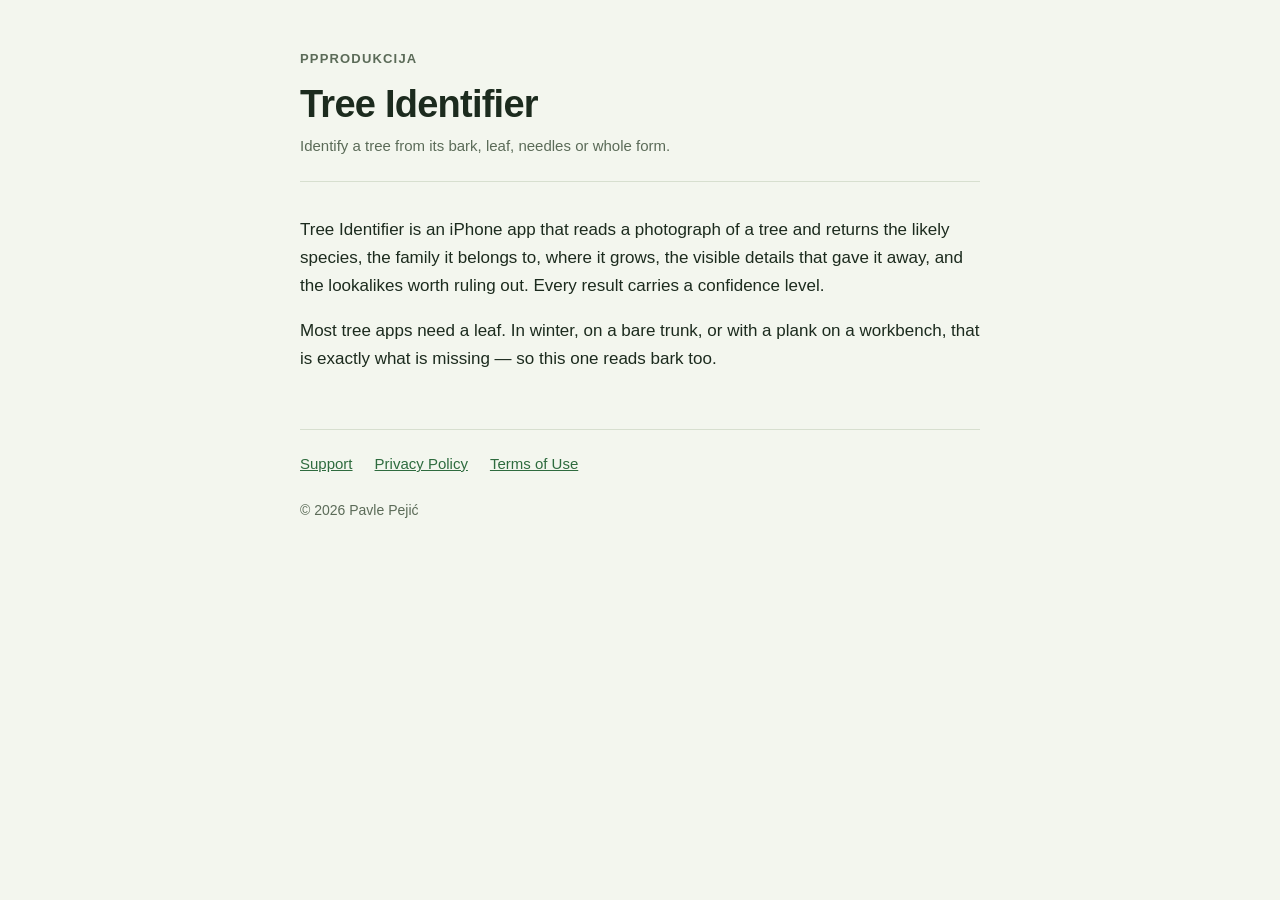
<file: index.html>
<!doctype html>
<html lang="en"><head><meta charset="utf-8"><meta name="viewport" content="width=device-width,initial-scale=1">
<title>Tree Identifier</title><link rel="stylesheet" href="style.css"></head>
<body><div class="wrap">
<header><div class="app">PPProdukcija</div><h1>Tree Identifier</h1>
<p class="eff">Identify a tree from its bark, leaf, needles or whole form.</p></header>
<p>Tree Identifier is an iPhone app that reads a photograph of a tree and returns the likely species, the family it belongs to, where it grows, the visible details that gave it away, and the lookalikes worth ruling out. Every result carries a confidence level.</p>
<p>Most tree apps need a leaf. In winter, on a bare trunk, or with a plank on a workbench, that is exactly what is missing — so this one reads bark too.</p>
<nav><a href="support.html">Support</a><a href="privacy.html">Privacy Policy</a><a href="terms.html">Terms of Use</a></nav>
<footer>© 2026 Pavle Pejić</footer>
</div></body></html>
</file>
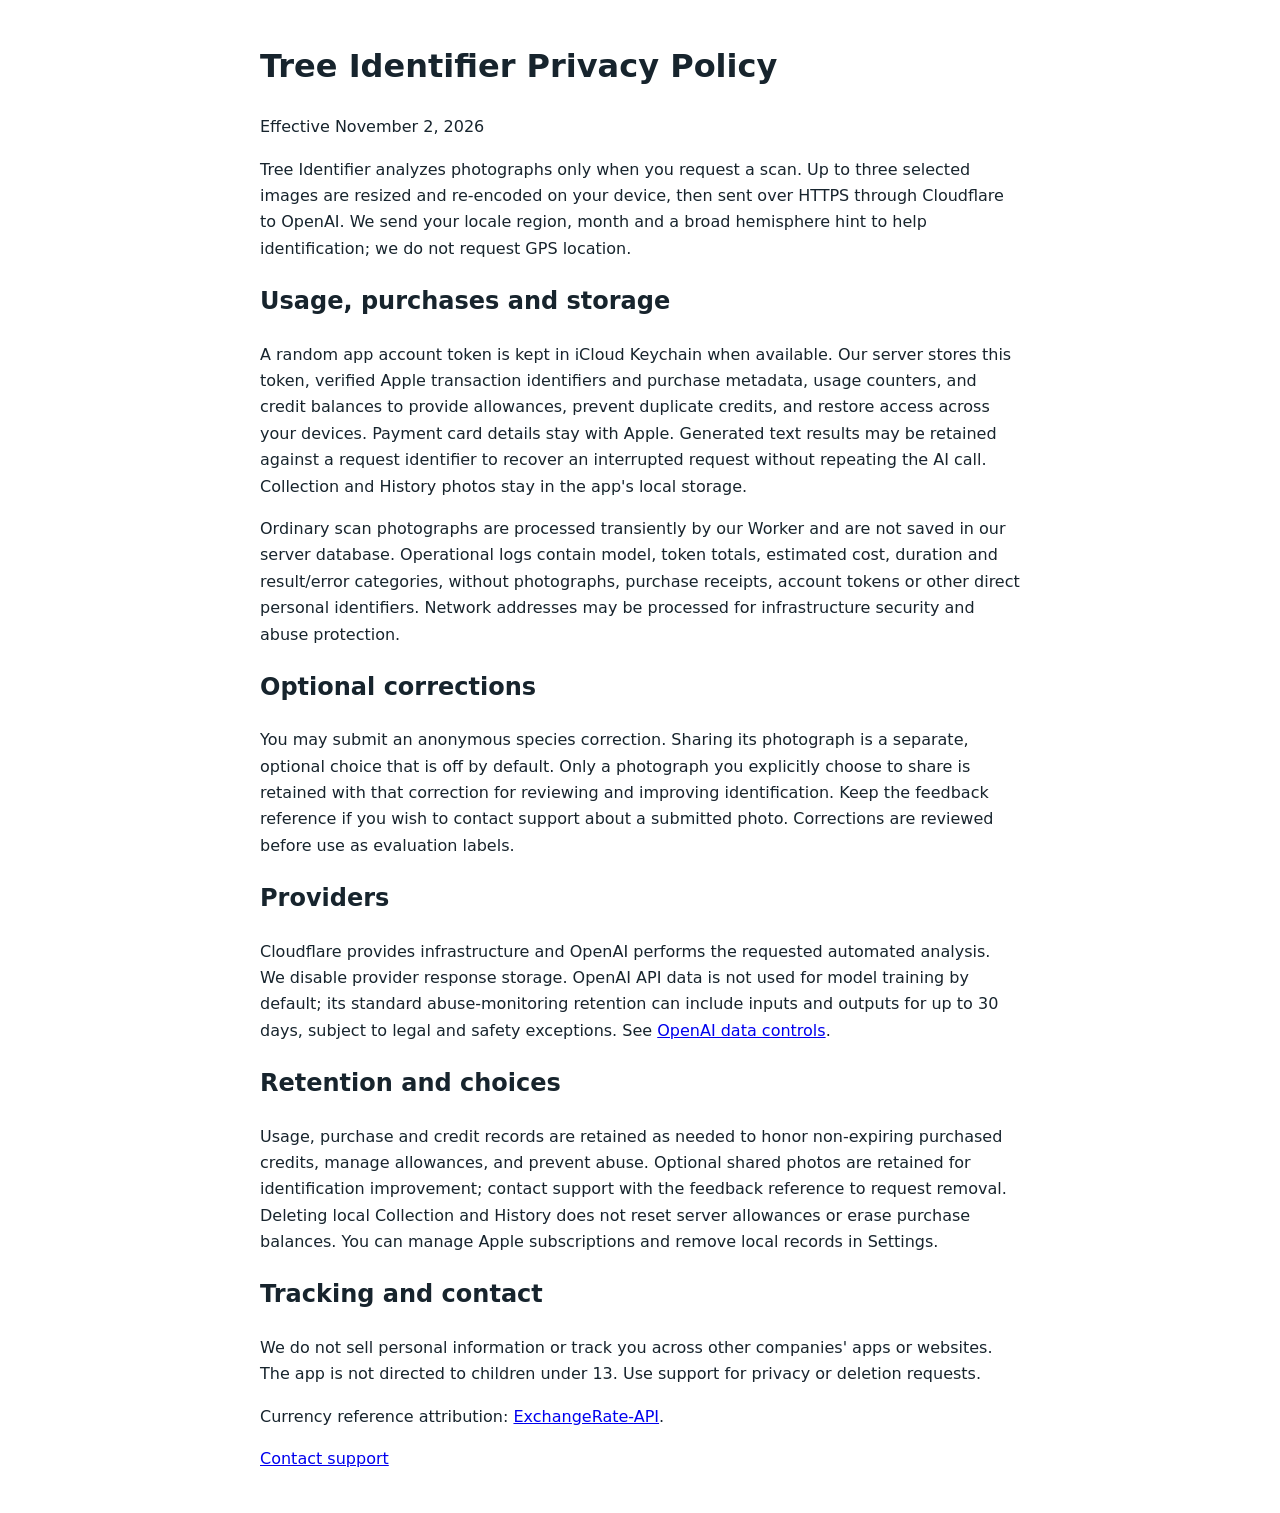
<file: privacy.html>
<!doctype html><html lang="en"><head><meta charset="utf-8"><meta name="viewport" content="width=device-width,initial-scale=1"><title>Tree Identifier Privacy Policy</title></head><body style="font:16px/1.65 system-ui;max-width:760px;margin:40px auto;padding:0 20px;color:#17242d"><h1>Tree Identifier Privacy Policy</h1><p>Effective November 2, 2026</p>
<p>Tree Identifier analyzes photographs only when you request a scan. Up to three selected images are resized and re-encoded on your device, then sent over HTTPS through Cloudflare to OpenAI. We send your locale region, month and a broad hemisphere hint to help identification; we do not request GPS location.</p>
<h2>Usage, purchases and storage</h2><p>A random app account token is kept in iCloud Keychain when available. Our server stores this token, verified Apple transaction identifiers and purchase metadata, usage counters, and credit balances to provide allowances, prevent duplicate credits, and restore access across your devices. Payment card details stay with Apple. Generated text results may be retained against a request identifier to recover an interrupted request without repeating the AI call. Collection and History photos stay in the app's local storage.</p>
<p>Ordinary scan photographs are processed transiently by our Worker and are not saved in our server database. Operational logs contain model, token totals, estimated cost, duration and result/error categories, without photographs, purchase receipts, account tokens or other direct personal identifiers. Network addresses may be processed for infrastructure security and abuse protection.</p>
<h2>Optional corrections</h2><p>You may submit an anonymous species correction. Sharing its photograph is a separate, optional choice that is off by default. Only a photograph you explicitly choose to share is retained with that correction for reviewing and improving identification. Keep the feedback reference if you wish to contact support about a submitted photo. Corrections are reviewed before use as evaluation labels.</p>
<h2>Providers</h2><p>Cloudflare provides infrastructure and OpenAI performs the requested automated analysis. We disable provider response storage. OpenAI API data is not used for model training by default; its standard abuse-monitoring retention can include inputs and outputs for up to 30 days, subject to legal and safety exceptions. See <a href="https://developers.openai.com/api/docs/guides/your-data">OpenAI data controls</a>.</p>
<h2>Retention and choices</h2><p>Usage, purchase and credit records are retained as needed to honor non-expiring purchased credits, manage allowances, and prevent abuse. Optional shared photos are retained for identification improvement; contact support with the feedback reference to request removal. Deleting local Collection and History does not reset server allowances or erase purchase balances. You can manage Apple subscriptions and remove local records in Settings.</p>
<h2>Tracking and contact</h2><p>We do not sell personal information or track you across other companies' apps or websites. The app is not directed to children under 13. Use support for privacy or deletion requests.</p><p>Currency reference attribution: <a href="https://www.exchangerate-api.com">ExchangeRate-API</a>.</p><p><a href="https://ppprodukcija.github.io/tree-identifier-legal/support.html">Contact support</a></p></body></html>
</file>
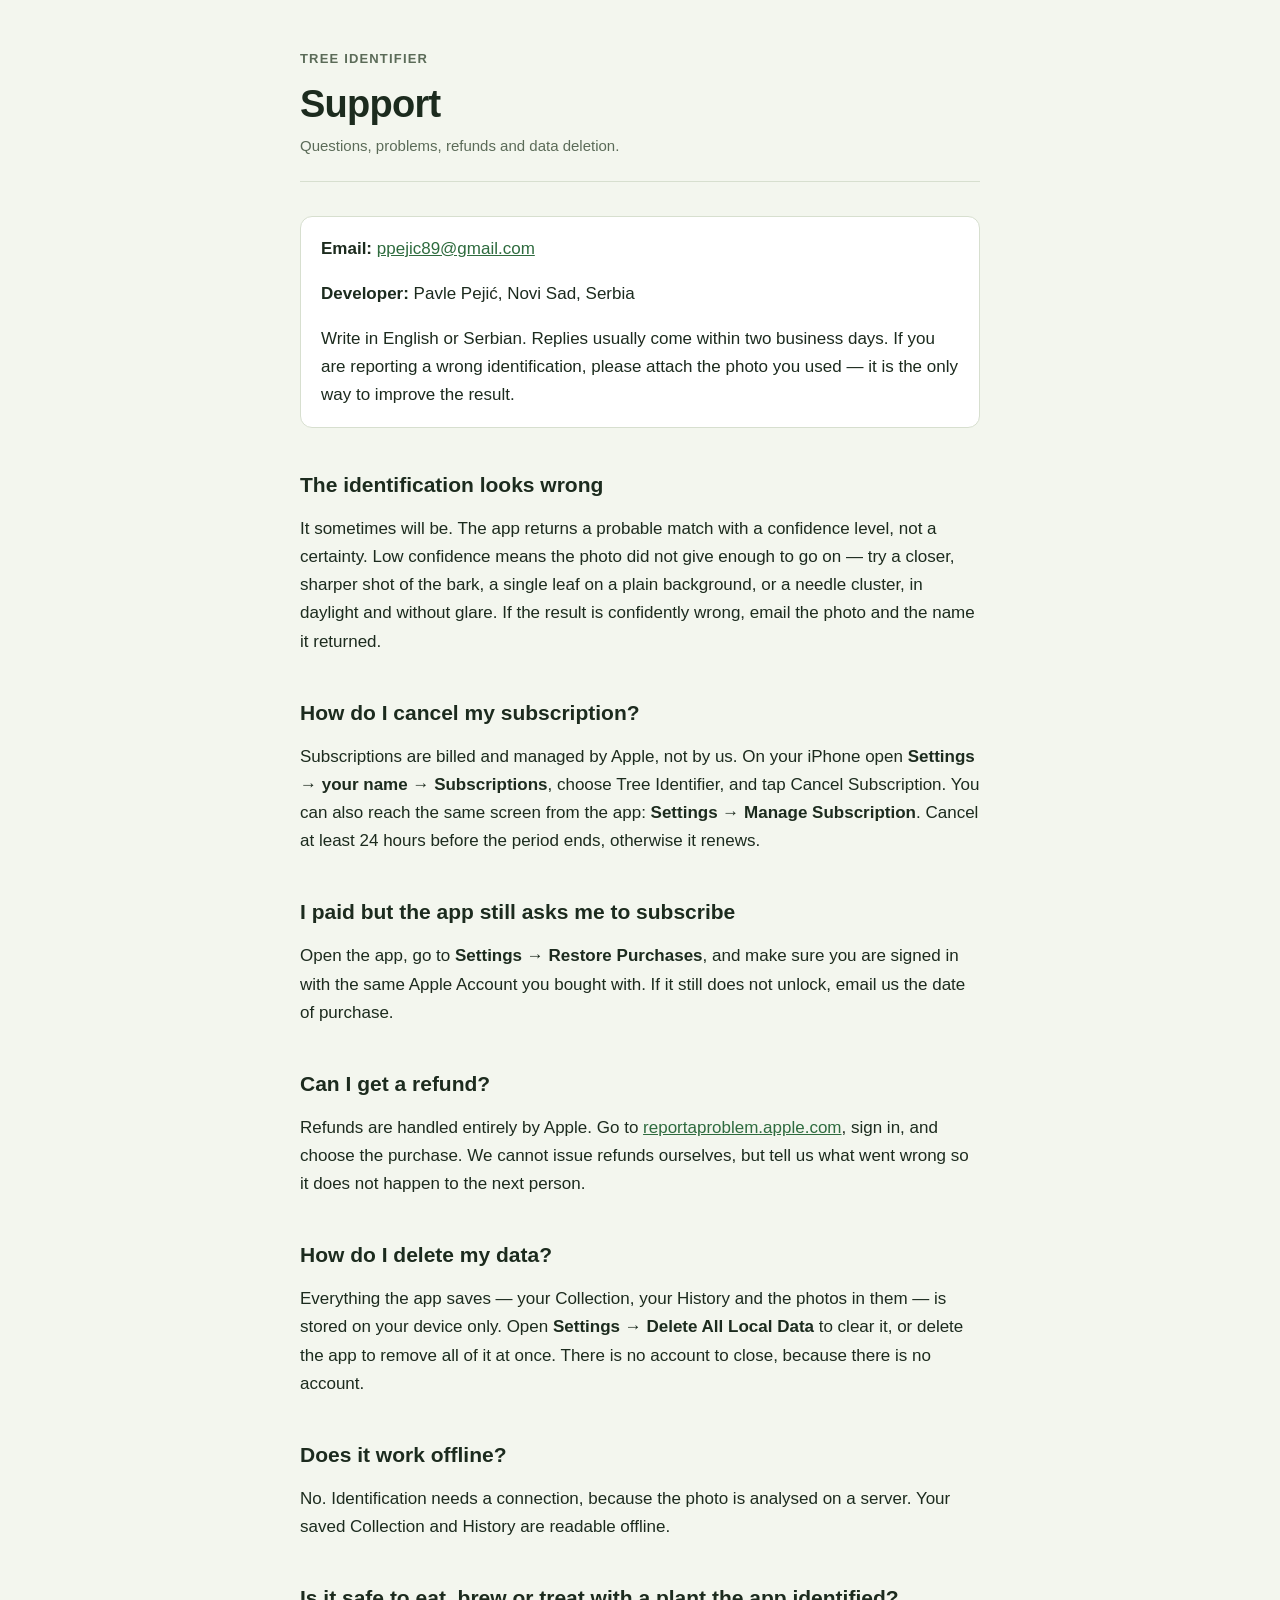
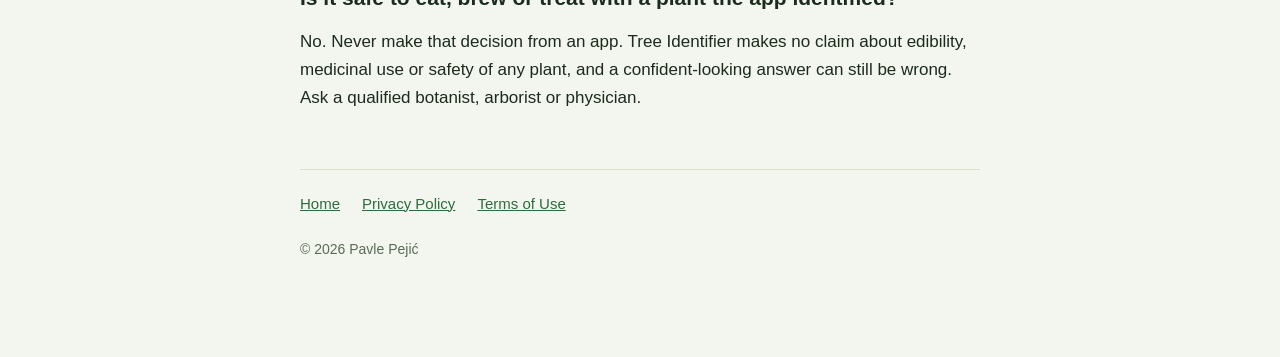
<file: support.html>
<!doctype html>
<html lang="en"><head><meta charset="utf-8"><meta name="viewport" content="width=device-width,initial-scale=1">
<title>Tree Identifier — Support</title><link rel="stylesheet" href="style.css"></head>
<body><div class="wrap">
<header><div class="app">Tree Identifier</div><h1>Support</h1>
<p class="eff">Questions, problems, refunds and data deletion.</p></header>

<div class="card">
<p><strong>Email:</strong> <a href="mailto:ppejic89@gmail.com">ppejic89@gmail.com</a></p>
<p><strong>Developer:</strong> Pavle Pejić, Novi Sad, Serbia</p>
<p>Write in English or Serbian. Replies usually come within two business days. If you are reporting a wrong identification, please attach the photo you used — it is the only way to improve the result.</p>
</div>

<h2>The identification looks wrong</h2>
<p>It sometimes will be. The app returns a probable match with a confidence level, not a certainty. Low confidence means the photo did not give enough to go on — try a closer, sharper shot of the bark, a single leaf on a plain background, or a needle cluster, in daylight and without glare. If the result is confidently wrong, email the photo and the name it returned.</p>

<h2>How do I cancel my subscription?</h2>
<p>Subscriptions are billed and managed by Apple, not by us. On your iPhone open <strong>Settings → your name → Subscriptions</strong>, choose Tree Identifier, and tap Cancel Subscription. You can also reach the same screen from the app: <strong>Settings → Manage Subscription</strong>. Cancel at least 24 hours before the period ends, otherwise it renews.</p>

<h2>I paid but the app still asks me to subscribe</h2>
<p>Open the app, go to <strong>Settings → Restore Purchases</strong>, and make sure you are signed in with the same Apple Account you bought with. If it still does not unlock, email us the date of purchase.</p>

<h2>Can I get a refund?</h2>
<p>Refunds are handled entirely by Apple. Go to <a href="https://reportaproblem.apple.com">reportaproblem.apple.com</a>, sign in, and choose the purchase. We cannot issue refunds ourselves, but tell us what went wrong so it does not happen to the next person.</p>

<h2>How do I delete my data?</h2>
<p>Everything the app saves — your Collection, your History and the photos in them — is stored on your device only. Open <strong>Settings → Delete All Local Data</strong> to clear it, or delete the app to remove all of it at once. There is no account to close, because there is no account.</p>

<h2>Does it work offline?</h2>
<p>No. Identification needs a connection, because the photo is analysed on a server. Your saved Collection and History are readable offline.</p>

<h2>Is it safe to eat, brew or treat with a plant the app identified?</h2>
<p>No. Never make that decision from an app. Tree Identifier makes no claim about edibility, medicinal use or safety of any plant, and a confident-looking answer can still be wrong. Ask a qualified botanist, arborist or physician.</p>

<nav><a href="index.html">Home</a><a href="privacy.html">Privacy Policy</a><a href="terms.html">Terms of Use</a></nav>
<footer>© 2026 Pavle Pejić</footer>
</div></body></html>
</file>
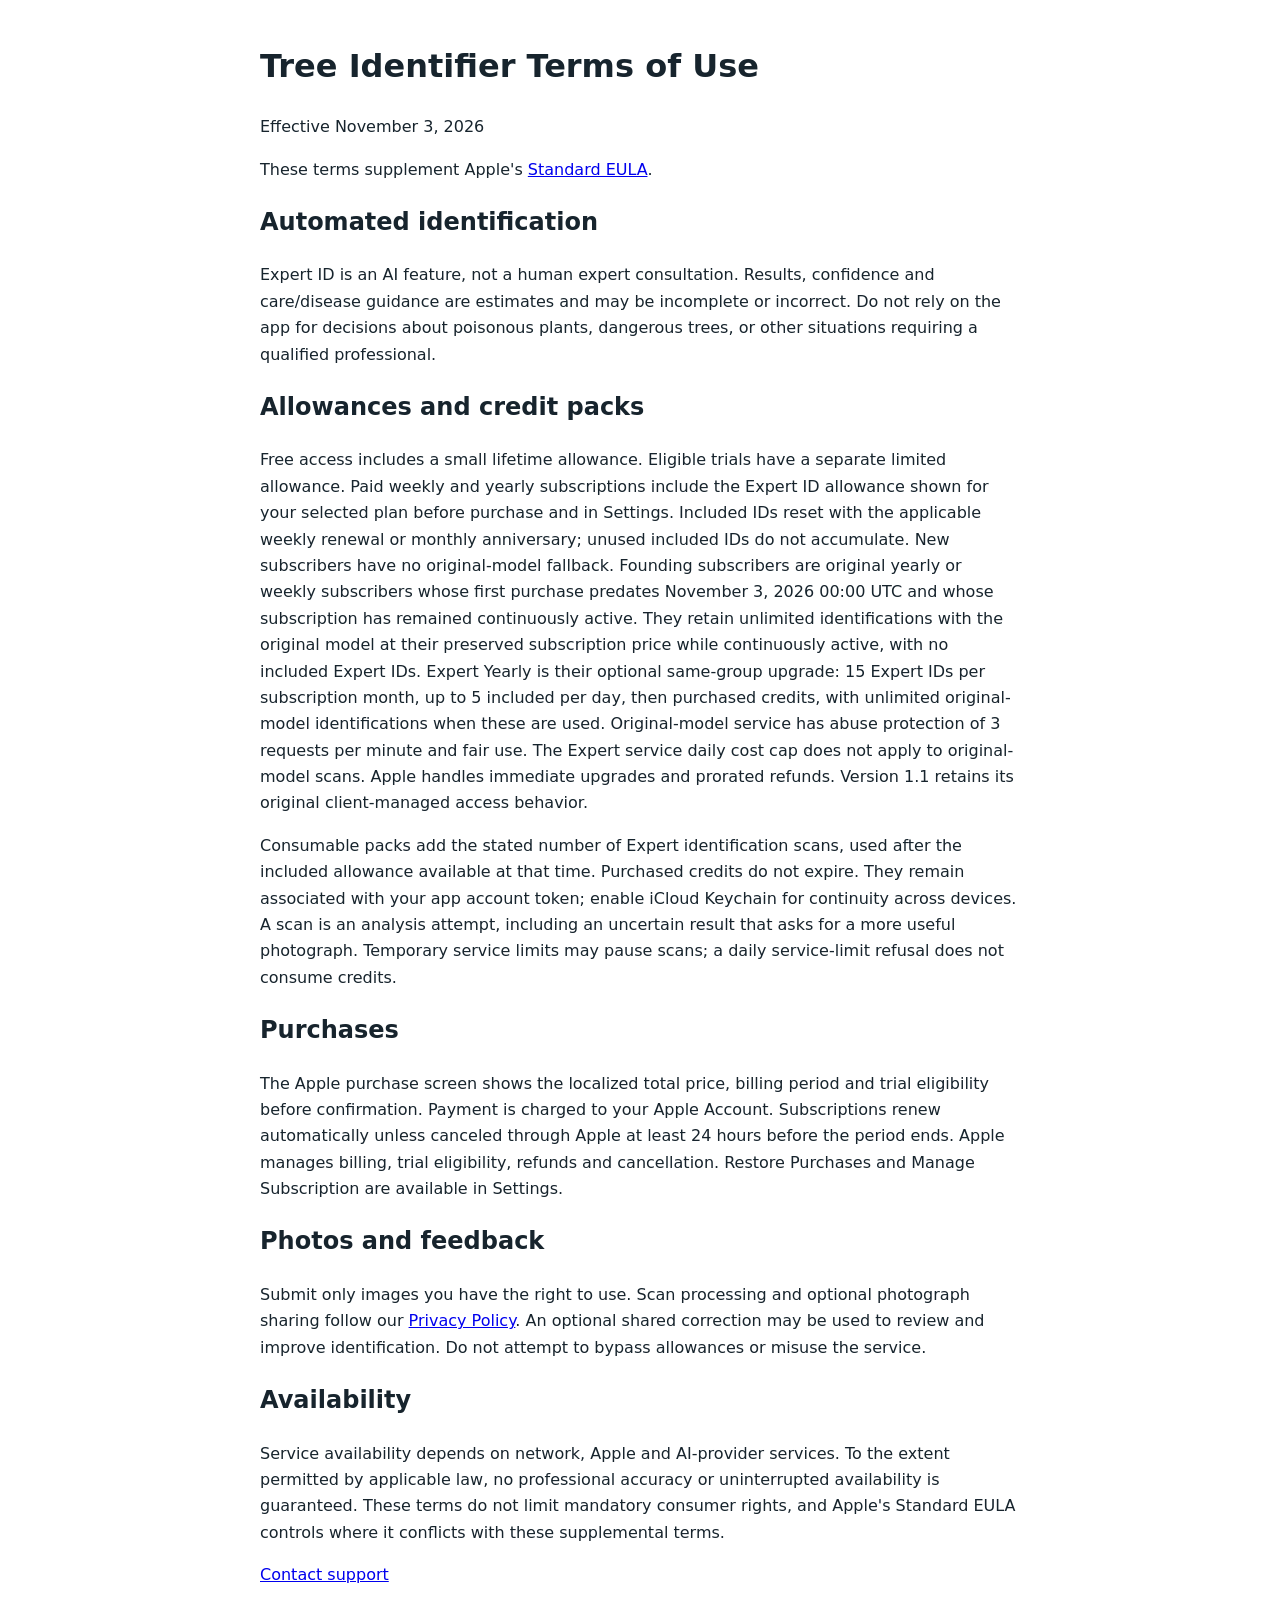
<file: terms.html>
<!doctype html><html lang="en"><head><meta charset="utf-8"><meta name="viewport" content="width=device-width,initial-scale=1"><title>Tree Identifier Terms of Use</title></head><body style="font:16px/1.65 system-ui;max-width:760px;margin:40px auto;padding:0 20px;color:#17242d"><h1>Tree Identifier Terms of Use</h1><p>Effective November 3, 2026</p>
<p>These terms supplement Apple's <a href="https://www.apple.com/legal/internet-services/itunes/dev/stdeula/">Standard EULA</a>.</p>
<h2>Automated identification</h2><p>Expert ID is an AI feature, not a human expert consultation. Results, confidence and care/disease guidance are estimates and may be incomplete or incorrect. Do not rely on the app for decisions about poisonous plants, dangerous trees, or other situations requiring a qualified professional.</p>
<h2>Allowances and credit packs</h2><p>Free access includes a small lifetime allowance. Eligible trials have a separate limited allowance. Paid weekly and yearly subscriptions include the Expert ID allowance shown for your selected plan before purchase and in Settings. Included IDs reset with the applicable weekly renewal or monthly anniversary; unused included IDs do not accumulate. New subscribers have no original-model fallback. Founding subscribers are original yearly or weekly subscribers whose first purchase predates November 3, 2026 00:00 UTC and whose subscription has remained continuously active. They retain unlimited identifications with the original model at their preserved subscription price while continuously active, with no included Expert IDs. Expert Yearly is their optional same-group upgrade: 15 Expert IDs per subscription month, up to 5 included per day, then purchased credits, with unlimited original-model identifications when these are used. Original-model service has abuse protection of 3 requests per minute and fair use. The Expert service daily cost cap does not apply to original-model scans. Apple handles immediate upgrades and prorated refunds. Version 1.1 retains its original client-managed access behavior.</p>
<p>Consumable packs add the stated number of Expert identification scans, used after the included allowance available at that time. Purchased credits do not expire. They remain associated with your app account token; enable iCloud Keychain for continuity across devices. A scan is an analysis attempt, including an uncertain result that asks for a more useful photograph. Temporary service limits may pause scans; a daily service-limit refusal does not consume credits.</p>
<h2>Purchases</h2><p>The Apple purchase screen shows the localized total price, billing period and trial eligibility before confirmation. Payment is charged to your Apple Account. Subscriptions renew automatically unless canceled through Apple at least 24 hours before the period ends. Apple manages billing, trial eligibility, refunds and cancellation. Restore Purchases and Manage Subscription are available in Settings.</p>
<h2>Photos and feedback</h2><p>Submit only images you have the right to use. Scan processing and optional photograph sharing follow our <a href="https://foundry-api.web-lead-worker.workers.dev/legal/treeidentifier/privacy">Privacy Policy</a>. An optional shared correction may be used to review and improve identification. Do not attempt to bypass allowances or misuse the service.</p>
<h2>Availability</h2><p>Service availability depends on network, Apple and AI-provider services. To the extent permitted by applicable law, no professional accuracy or uninterrupted availability is guaranteed. These terms do not limit mandatory consumer rights, and Apple's Standard EULA controls where it conflicts with these supplemental terms.</p><p><a href="https://ppprodukcija.github.io/tree-identifier-legal/support.html">Contact support</a></p></body></html>
</file>
<file: style.css>
:root{--paper:#F3F6EE;--surface:#FFFFFF;--ink:#1C2B1E;--muted:#5B6B58;--accent:#2E6B3E;--line:#D7DFCF}
@media (prefers-color-scheme:dark){:root{--paper:#111A14;--surface:#1B2620;--ink:#ECF2E7;--muted:#A7B8A2;--accent:#7FD08A;--line:#36453A}}
*{box-sizing:border-box}
body{margin:0;background:var(--paper);color:var(--ink);font:17px/1.65 -apple-system,BlinkMacSystemFont,"Segoe UI",Roboto,sans-serif;-webkit-text-size-adjust:100%}
.wrap{max-width:720px;margin:0 auto;padding:48px 20px 96px}
header{border-bottom:1px solid var(--line);padding-bottom:22px;margin-bottom:34px}
.app{font-size:13px;letter-spacing:.09em;text-transform:uppercase;color:var(--muted);font-weight:600}
h1{font-size:clamp(28px,5vw,38px);line-height:1.15;margin:.35em 0 .2em;letter-spacing:-.02em}
.eff{color:var(--muted);font-size:15px;margin:0}
h2{font-size:21px;margin:2.1em 0 .5em;line-height:1.25}
p,li{color:var(--ink)}
ul{padding-left:1.15em}
li{margin:.45em 0}
a{color:var(--accent)}
.card{background:var(--surface);border:1px solid var(--line);border-radius:12px;padding:18px 20px;margin:1.5em 0}
.card p:first-child{margin-top:0}.card p:last-child{margin-bottom:0}
nav{margin-top:56px;padding-top:22px;border-top:1px solid var(--line);font-size:15px;display:flex;flex-wrap:wrap;gap:8px 22px}
footer{margin-top:22px;color:var(--muted);font-size:14px}
</file>
